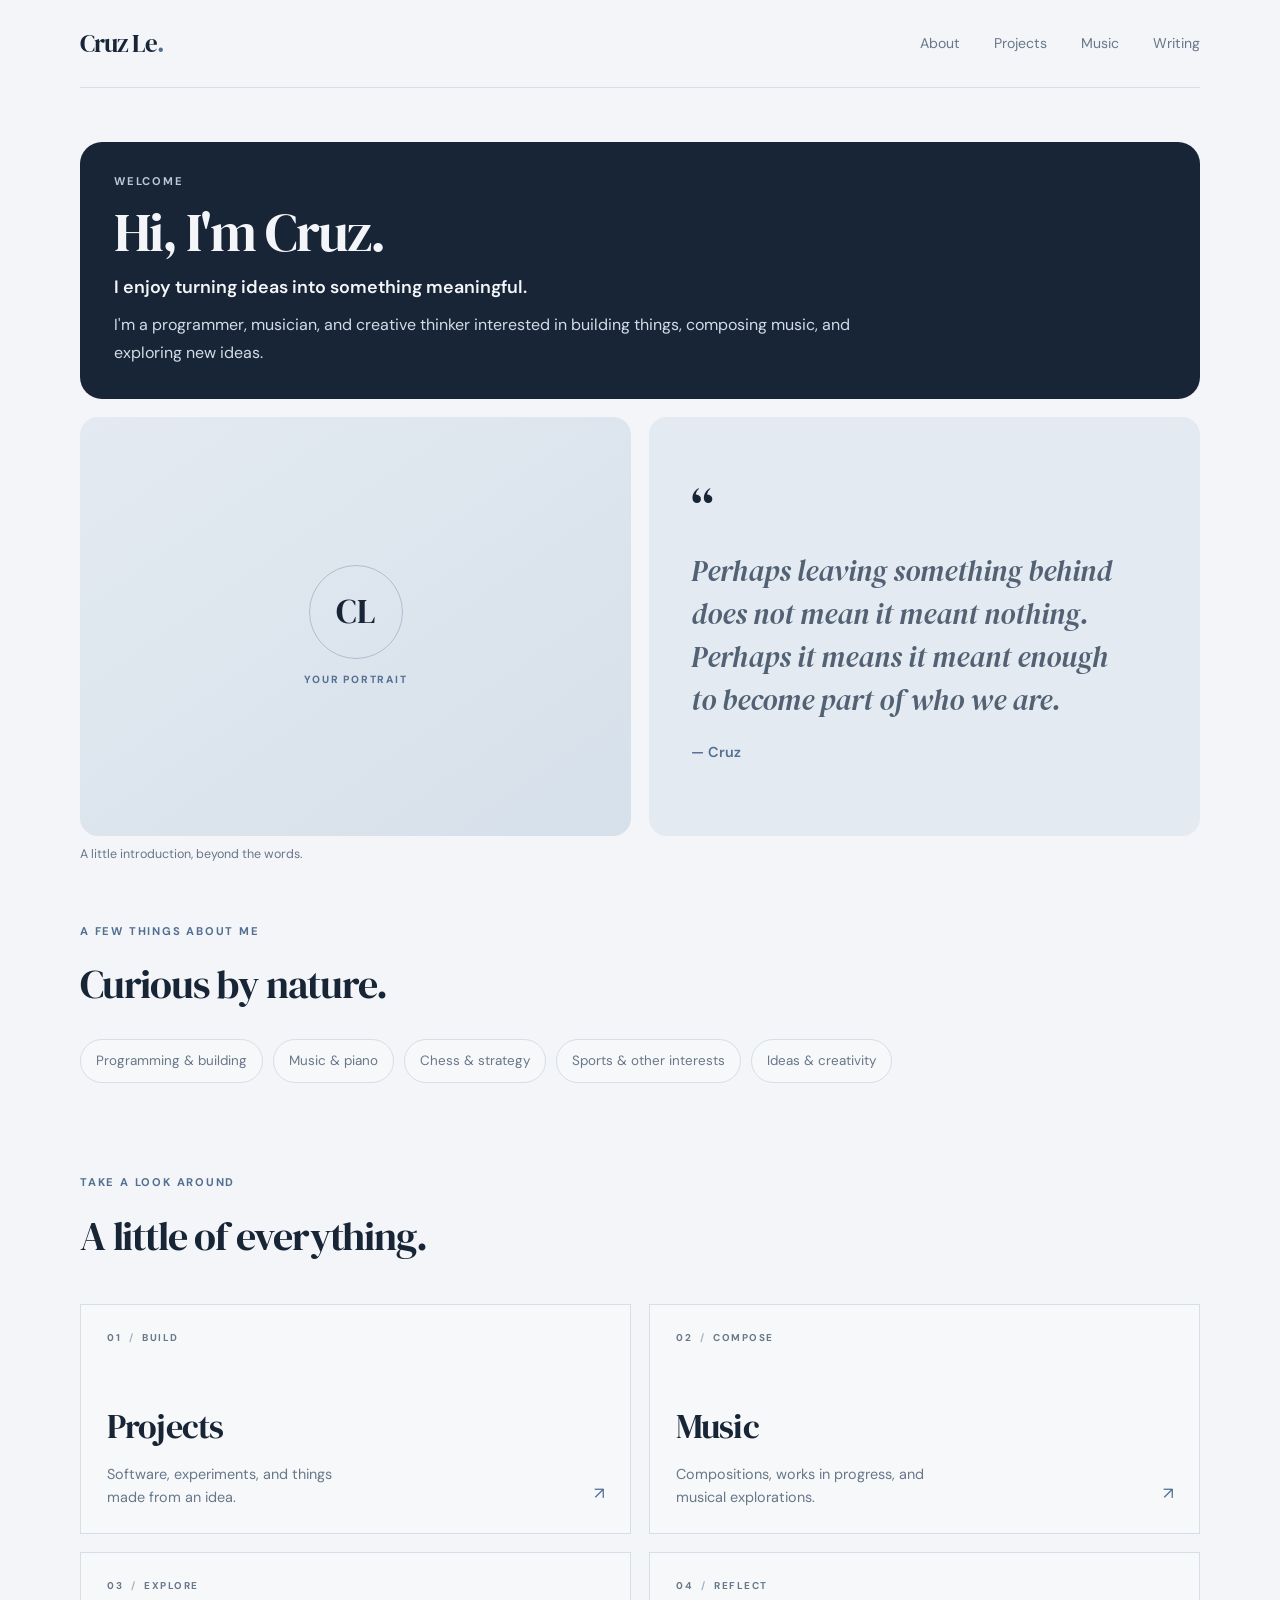
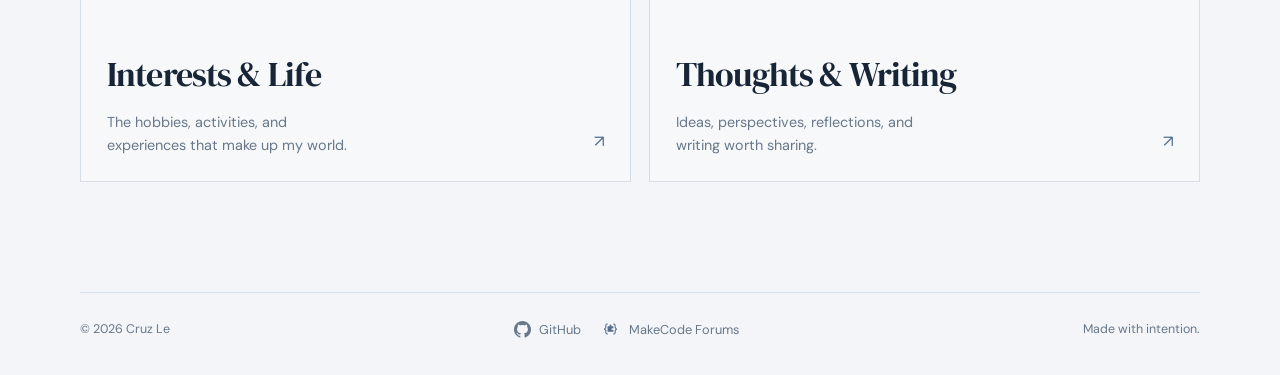
<file: index.html>
<!doctype html>
<html lang="en">
<head>
  <meta charset="utf-8">
  <meta name="viewport" content="width=device-width, initial-scale=1">
  <meta name="description" content="The personal website of Cruz Le — exploring programming, music, ideas, and more.">
  <meta name="theme-color" content="#f3f5f8">
  <title>Cruz Le — Home</title>
  <link rel="preconnect" href="https://fonts.googleapis.com">
  <link rel="preconnect" href="https://fonts.gstatic.com" crossorigin>
  <link href="https://fonts.googleapis.com/css2?family=DM+Sans:wght@400;500;600;700&family=DM+Serif+Display&display=swap" rel="stylesheet">
  <link rel="stylesheet" href="./assets/css/style.css">
  <script src="./assets/js/main.js" defer></script>
</head>
<body data-root="./" data-page="home">
  <header class="site-header">
    <a class="wordmark" href="./" aria-label="Cruz Le home">Cruz Le<span>.</span></a>
    <button class="menu-toggle" type="button" aria-expanded="false" aria-controls="site-nav">Menu</button>
    <nav class="site-nav" id="site-nav" aria-label="Main navigation">
      <a href="./about/">About</a><a href="./projects/">Projects</a><a href="./music/">Music</a><a href="./writing/">Writing</a>
    </nav>
  </header>
  <main class="home-main">
    <section class="welcome-panel" aria-labelledby="welcome-title">
      <p class="eyebrow">WELCOME</p>
      <h1 id="welcome-title">Hi, I'm Cruz.</h1>
      <p class="welcome-lead">I enjoy turning ideas into something meaningful.</p>
      <p class="welcome-copy">I'm a programmer, musician, and creative thinker interested in building things, composing music, and exploring new ideas.</p>
    </section>

    <section class="personal-panels" aria-label="A portrait and a personal thought">
      <figure class="portrait-panel">
        <div class="portrait-placeholder" role="img" aria-label="Placeholder for a portrait photograph">
          <span class="portrait-mark" aria-hidden="true">CL</span>
          <span class="portrait-placeholder-label">YOUR PORTRAIT</span>
        </div>
        <figcaption>A little introduction, beyond the words.</figcaption>
      </figure>
      <blockquote class="quote-panel">
        <span class="quote-mark" aria-hidden="true">“</span>
        <p class="quote-placeholder">Perhaps leaving something behind does not mean it meant nothing. 
          Perhaps it means it meant enough to become part of who we are. </p>
        <footer>— Cruz</footer>
      </blockquote>
    </section>

    <section class="interests-section">
      <div class="section-heading">
        <p class="eyebrow">A FEW THINGS ABOUT ME</p>
        <h2>Curious by nature.</h2>
      </div>
      <div class="interest-list">
        <span>Programming & building</span>
        <span>Music & piano</span>
        <span>Chess & strategy</span>
        <span>Sports & other interests</span>
        <span>Ideas & creativity</span>
      </div>
    </section>

    <section class="feature-section">
      <div class="section-heading"><p class="eyebrow">TAKE A LOOK AROUND</p><h2>A little of everything.</h2></div>
      <div class="feature-grid">
        <a class="feature-card" href="./projects/"><span class="card-index">01 <span>/</span> BUILD</span><div class="card-content"><h3>Projects</h3><p>Software, experiments, and things made from an idea.</p></div><span class="card-arrow" aria-hidden="true">↗</span></a>
        <a class="feature-card" href="./music/"><span class="card-index">02 <span>/</span> COMPOSE</span><div class="card-content"><h3>Music</h3><p>Compositions, works in progress, and musical explorations.</p></div><span class="card-arrow" aria-hidden="true">↗</span></a>
        <a class="feature-card" href="./about/"><span class="card-index">03 <span>/</span> EXPLORE</span><div class="card-content"><h3>Interests & Life</h3><p>The hobbies, activities, and experiences that make up my world.</p></div><span class="card-arrow" aria-hidden="true">↗</span></a>
        <a class="feature-card" href="./writing/"><span class="card-index">04 <span>/</span> REFLECT</span><div class="card-content"><h3>Thoughts & Writing</h3><p>Ideas, perspectives, reflections, and writing worth sharing.</p></div><span class="card-arrow" aria-hidden="true">↗</span></a>
      </div>
    </section>
  </main>
  <footer class="site-footer"><span>© <span data-year></span> Cruz Le</span><nav class="social-links" aria-label="Social links" data-social-links><a href="https://github.com/CrzLe0723" target="_blank" rel="noopener noreferrer" aria-label="GitHub"><svg viewBox="0 0 24 24" aria-hidden="true" focusable="false"><path d="M12 0C5.37 0 0 5.37 0 12c0 5.3 3.438 9.8 8.205 11.387.6.11.82-.26.82-.577 0-.285-.01-1.04-.015-2.04-3.338.724-4.042-1.61-4.042-1.61-.546-1.387-1.333-1.756-1.333-1.756-1.09-.745.083-.73.083-.73 1.205.085 1.84 1.237 1.84 1.237 1.07 1.835 2.807 1.305 3.492.997.108-.775.418-1.305.762-1.605-2.665-.3-5.467-1.333-5.467-5.93 0-1.31.467-2.38 1.235-3.22-.124-.303-.535-1.523.117-3.176 0 0 1.008-.322 3.3 1.23.957-.266 1.98-.4 3-.405 1.02.005 2.043.14 3 .405 2.29-1.552 3.297-1.23 3.297-1.23.653 1.653.242 2.873.12 3.176.77.84 1.233 1.91 1.233 3.22 0 4.61-2.807 5.625-5.48 5.92.43.37.823 1.102.823 2.222 0 1.606-.015 2.9-.015 3.293 0 .32.216.694.825.576C20.565 21.796 24 17.297 24 12c0-6.63-5.373-12-12-12z"/></svg><span>GitHub</span></a></nav><span>Made with intention.</span></footer>
</body>
</html>
</file>
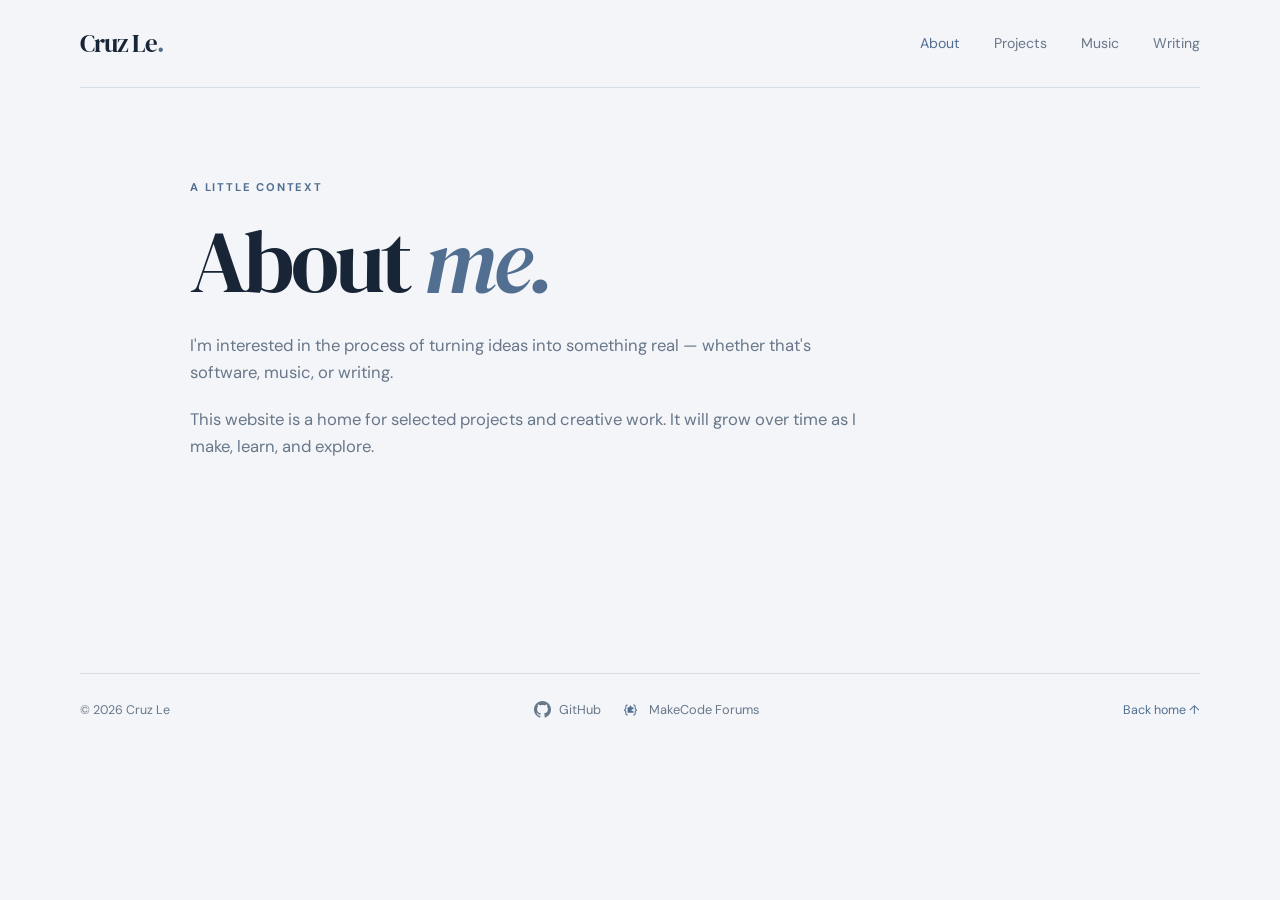
<file: about/index.html>
<!doctype html>
<html lang="en">
<head>
  <meta charset="utf-8"><meta name="viewport" content="width=device-width, initial-scale=1">
  <meta name="description" content="About Cruz Le."><meta name="theme-color" content="#f3f5f8">
  <title>About — Cruz Le</title>
  <link rel="preconnect" href="https://fonts.googleapis.com"><link rel="preconnect" href="https://fonts.gstatic.com" crossorigin>
  <link href="https://fonts.googleapis.com/css2?family=DM+Sans:wght@400;500;600;700&family=DM+Serif+Display&display=swap" rel="stylesheet">
  <link rel="stylesheet" href="../assets/css/style.css"><script src="../assets/js/main.js" defer></script>
</head>
<body data-root="../" data-page="about">
  <header class="site-header"><a class="wordmark" href="../">Cruz Le<span>.</span></a><button class="menu-toggle" type="button" aria-expanded="false" aria-controls="site-nav">Menu</button>
    <nav class="site-nav" id="site-nav" aria-label="Main navigation"><a href="./" aria-current="page">About</a><a href="../projects/">Projects</a><a href="../music/">Music</a><a href="../writing/">Writing</a></nav>
  </header>
  <main class="page-main"><p class="eyebrow">A LITTLE CONTEXT</p><h1 class="page-title">About <em>me.</em></h1>
    <div class="prose" id="page-content"><p class="loading">Content is loading…</p></div>
  </main>
  <footer class="site-footer"><span>© <span data-year></span> Cruz Le</span><nav class="social-links" aria-label="Social links" data-social-links><a href="https://github.com/CrzLe0723" target="_blank" rel="noopener noreferrer" aria-label="GitHub"><svg viewBox="0 0 24 24" aria-hidden="true" focusable="false"><path d="M12 0C5.37 0 0 5.37 0 12c0 5.3 3.438 9.8 8.205 11.387.6.11.82-.26.82-.577 0-.285-.01-1.04-.015-2.04-3.338.724-4.042-1.61-4.042-1.61-.546-1.387-1.333-1.756-1.333-1.756-1.09-.745.083-.73.083-.73 1.205.085 1.84 1.237 1.84 1.237 1.07 1.835 2.807 1.305 3.492.997.108-.775.418-1.305.762-1.605-2.665-.3-5.467-1.333-5.467-5.93 0-1.31.467-2.38 1.235-3.22-.124-.303-.535-1.523.117-3.176 0 0 1.008-.322 3.3 1.23.957-.266 1.98-.4 3-.405 1.02.005 2.043.14 3 .405 2.29-1.552 3.297-1.23 3.297-1.23.653 1.653.242 2.873.12 3.176.77.84 1.233 1.91 1.233 3.22 0 4.61-2.807 5.625-5.48 5.92.43.37.823 1.102.823 2.222 0 1.606-.015 2.9-.015 3.293 0 .32.216.694.825.576C20.565 21.796 24 17.297 24 12c0-6.63-5.373-12-12-12z"/></svg><span>GitHub</span></a></nav><a href="../">Back home ↑</a></footer>
</body>
</html>
</file>
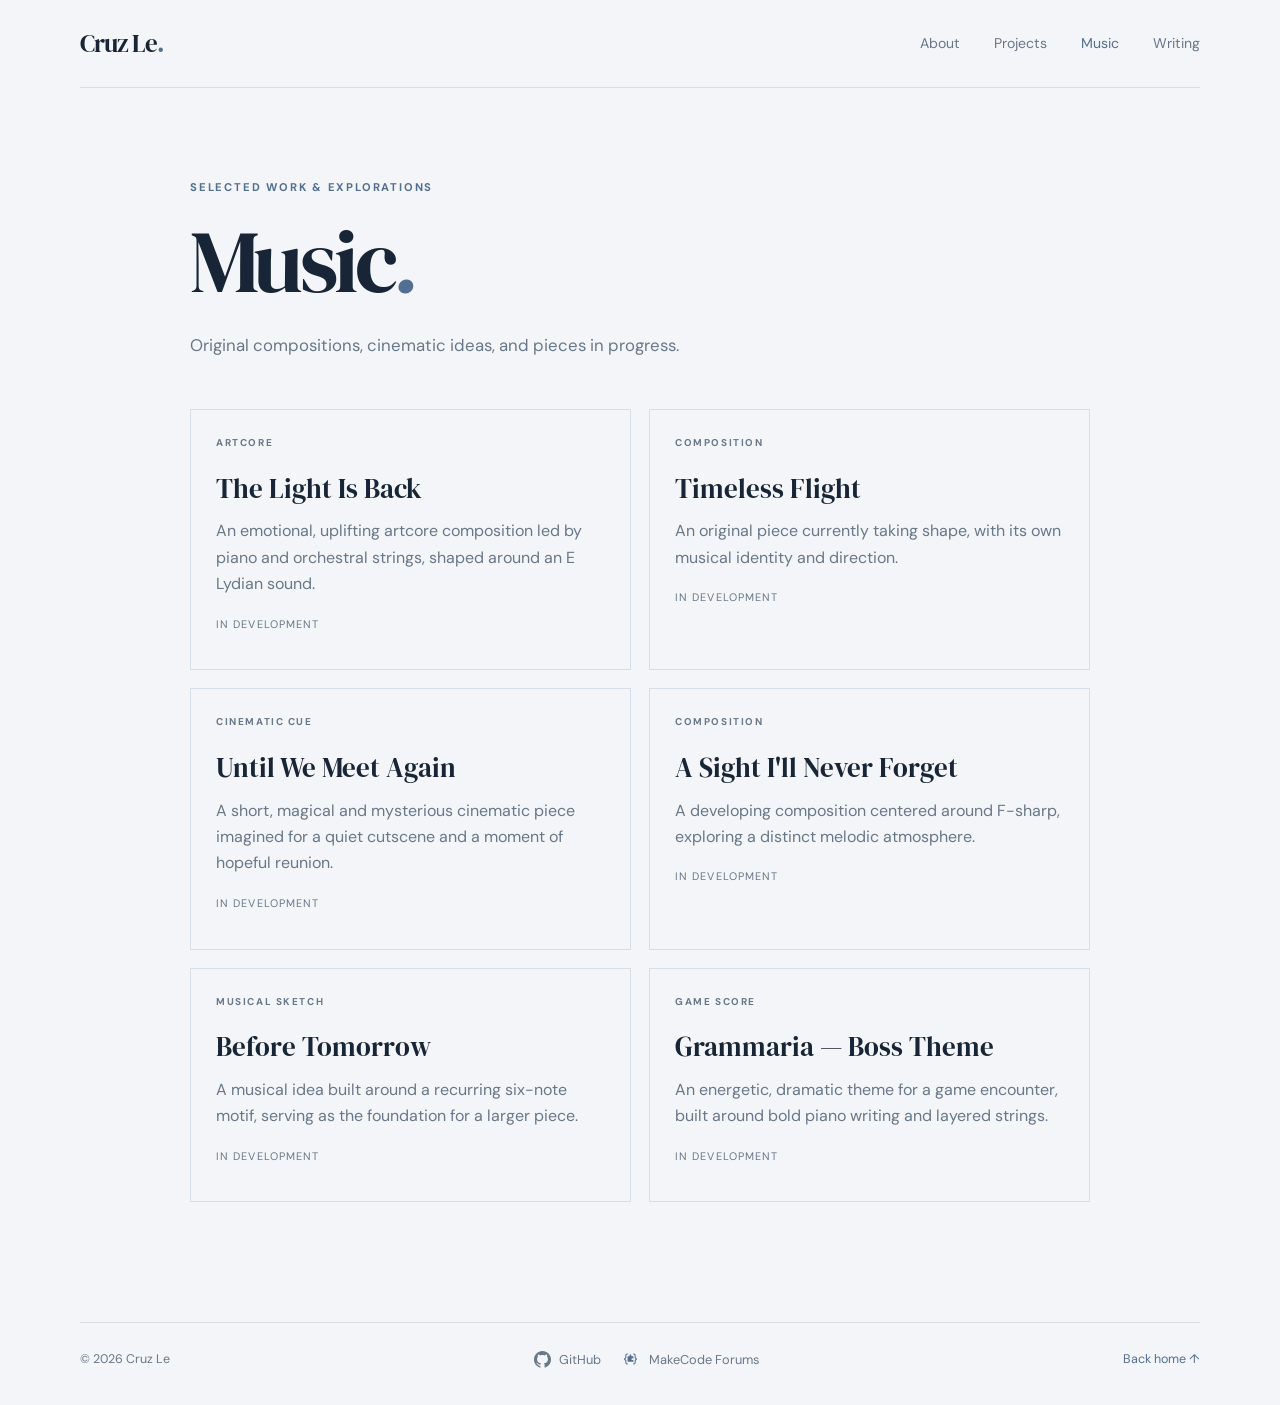
<file: music/index.html>
<!doctype html>
<html lang="en">
<head>
  <meta charset="utf-8"><meta name="viewport" content="width=device-width, initial-scale=1">
  <meta name="description" content="Music by Cruz Le."><meta name="theme-color" content="#f3f5f8">
  <title>Music — Cruz Le</title>
  <link rel="preconnect" href="https://fonts.googleapis.com"><link rel="preconnect" href="https://fonts.gstatic.com" crossorigin>
  <link href="https://fonts.googleapis.com/css2?family=DM+Sans:wght@400;500;600;700&family=DM+Serif+Display&display=swap" rel="stylesheet">
  <link rel="stylesheet" href="../assets/css/style.css"><script src="../assets/js/main.js" defer></script>
</head>
<body data-root="../" data-page="music">
  <header class="site-header"><a class="wordmark" href="../">Cruz Le<span>.</span></a><button class="menu-toggle" type="button" aria-expanded="false" aria-controls="site-nav">Menu</button>
    <nav class="site-nav" id="site-nav" aria-label="Main navigation"><a href="../about/">About</a><a href="../projects/" >Projects</a><a href="../music/" aria-current="page">Music</a><a href="../writing/" >Writing</a></nav>
  </header>
  <main class="page-main"><p class="eyebrow">SELECTED WORK & EXPLORATIONS</p><h1 class="page-title">Music<em>.</em></h1>
    <p class="page-intro">Original compositions, cinematic ideas, and pieces in progress.</p>
    <div class="content-grid" id="content-list"><p class="loading">Content is loading…</p></div>
  </main>
  <footer class="site-footer"><span>© <span data-year></span> Cruz Le</span><nav class="social-links" aria-label="Social links" data-social-links><a href="https://github.com/CrzLe0723" target="_blank" rel="noopener noreferrer" aria-label="GitHub"><svg viewBox="0 0 24 24" aria-hidden="true" focusable="false"><path d="M12 0C5.37 0 0 5.37 0 12c0 5.3 3.438 9.8 8.205 11.387.6.11.82-.26.82-.577 0-.285-.01-1.04-.015-2.04-3.338.724-4.042-1.61-4.042-1.61-.546-1.387-1.333-1.756-1.333-1.756-1.09-.745.083-.73.083-.73 1.205.085 1.84 1.237 1.84 1.237 1.07 1.835 2.807 1.305 3.492.997.108-.775.418-1.305.762-1.605-2.665-.3-5.467-1.333-5.467-5.93 0-1.31.467-2.38 1.235-3.22-.124-.303-.535-1.523.117-3.176 0 0 1.008-.322 3.3 1.23.957-.266 1.98-.4 3-.405 1.02.005 2.043.14 3 .405 2.29-1.552 3.297-1.23 3.297-1.23.653 1.653.242 2.873.12 3.176.77.84 1.233 1.91 1.233 3.22 0 4.61-2.807 5.625-5.48 5.92.43.37.823 1.102.823 2.222 0 1.606-.015 2.9-.015 3.293 0 .32.216.694.825.576C20.565 21.796 24 17.297 24 12c0-6.63-5.373-12-12-12z"/></svg><span>GitHub</span></a></nav><a href="../">Back home ↑</a></footer>
</body>
</html>
</file>
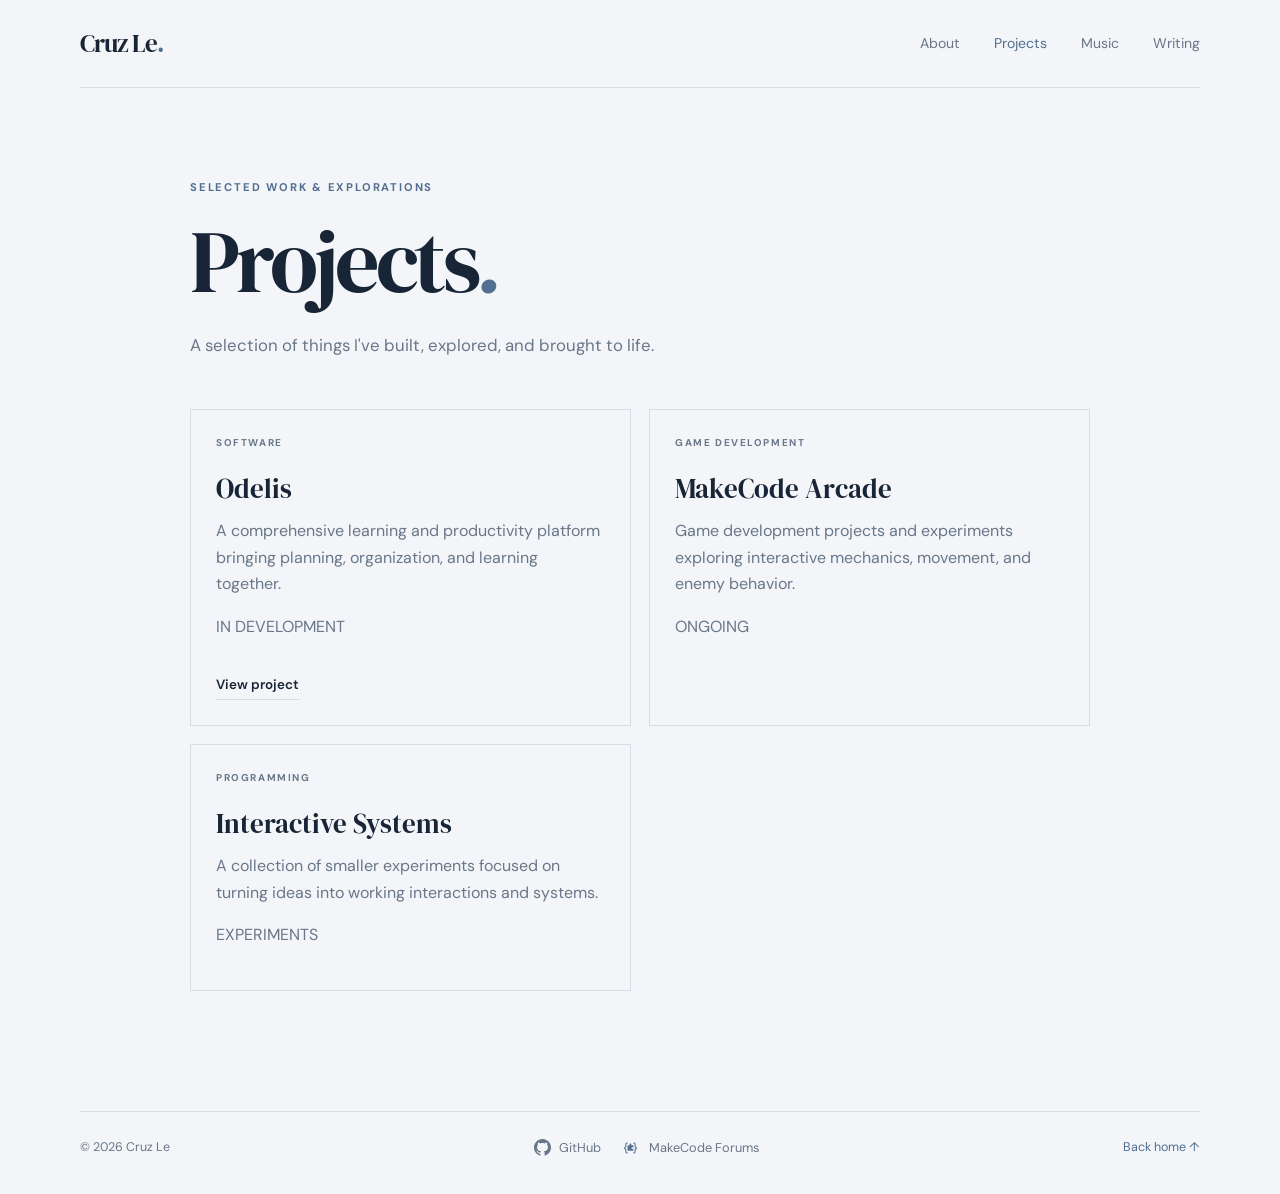
<file: projects/index.html>
<!doctype html>
<html lang="en">
<head>
  <meta charset="utf-8"><meta name="viewport" content="width=device-width, initial-scale=1">
  <meta name="description" content="Projects by Cruz Le."><meta name="theme-color" content="#f3f5f8">
  <title>Projects — Cruz Le</title>
  <link rel="preconnect" href="https://fonts.googleapis.com"><link rel="preconnect" href="https://fonts.gstatic.com" crossorigin>
  <link href="https://fonts.googleapis.com/css2?family=DM+Sans:wght@400;500;600;700&family=DM+Serif+Display&display=swap" rel="stylesheet">
  <link rel="stylesheet" href="../assets/css/style.css"><script src="../assets/js/main.js" defer></script>
</head>
<body data-root="../" data-page="projects">
  <header class="site-header"><a class="wordmark" href="../">Cruz Le<span>.</span></a><button class="menu-toggle" type="button" aria-expanded="false" aria-controls="site-nav">Menu</button>
    <nav class="site-nav" id="site-nav" aria-label="Main navigation"><a href="../about/">About</a><a href="../projects/" aria-current="page">Projects</a><a href="../music/" >Music</a><a href="../writing/" >Writing</a></nav>
  </header>
  <main class="page-main"><p class="eyebrow">SELECTED WORK & EXPLORATIONS</p><h1 class="page-title">Projects<em>.</em></h1>
    <p class="page-intro">A selection of things I've built, explored, and brought to life.</p>
    <div class="content-grid" id="content-list"><p class="loading">Content is loading…</p></div>
  </main>
  <footer class="site-footer"><span>© <span data-year></span> Cruz Le</span><nav class="social-links" aria-label="Social links" data-social-links><a href="https://github.com/CrzLe0723" target="_blank" rel="noopener noreferrer" aria-label="GitHub"><svg viewBox="0 0 24 24" aria-hidden="true" focusable="false"><path d="M12 0C5.37 0 0 5.37 0 12c0 5.3 3.438 9.8 8.205 11.387.6.11.82-.26.82-.577 0-.285-.01-1.04-.015-2.04-3.338.724-4.042-1.61-4.042-1.61-.546-1.387-1.333-1.756-1.333-1.756-1.09-.745.083-.73.083-.73 1.205.085 1.84 1.237 1.84 1.237 1.07 1.835 2.807 1.305 3.492.997.108-.775.418-1.305.762-1.605-2.665-.3-5.467-1.333-5.467-5.93 0-1.31.467-2.38 1.235-3.22-.124-.303-.535-1.523.117-3.176 0 0 1.008-.322 3.3 1.23.957-.266 1.98-.4 3-.405 1.02.005 2.043.14 3 .405 2.29-1.552 3.297-1.23 3.297-1.23.653 1.653.242 2.873.12 3.176.77.84 1.233 1.91 1.233 3.22 0 4.61-2.807 5.625-5.48 5.92.43.37.823 1.102.823 2.222 0 1.606-.015 2.9-.015 3.293 0 .32.216.694.825.576C20.565 21.796 24 17.297 24 12c0-6.63-5.373-12-12-12z"/></svg><span>GitHub</span></a></nav><a href="../">Back home ↑</a></footer>
</body>
</html>
</file>
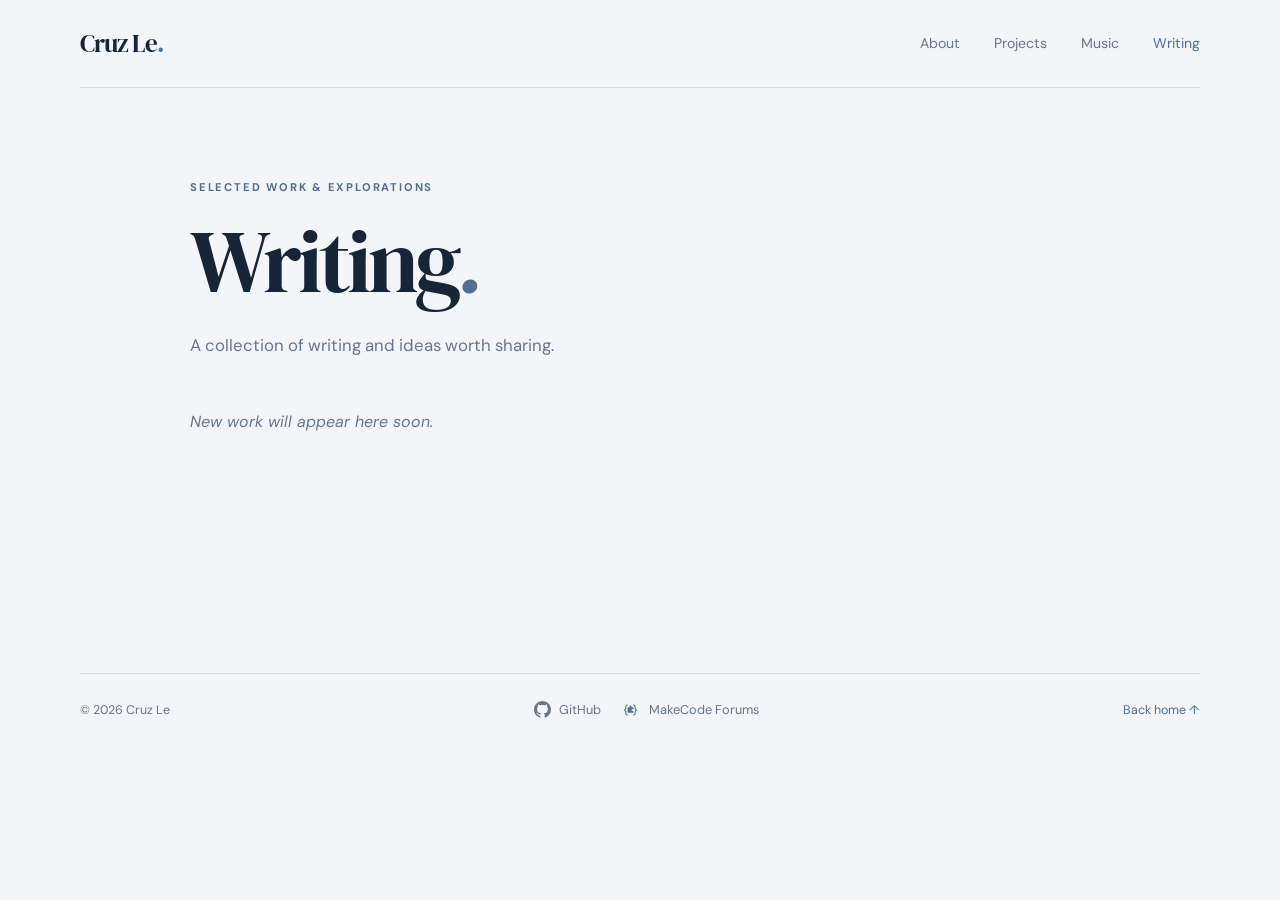
<file: writing/index.html>
<!doctype html>
<html lang="en">
<head>
  <meta charset="utf-8"><meta name="viewport" content="width=device-width, initial-scale=1">
  <meta name="description" content="Writing by Cruz Le."><meta name="theme-color" content="#f3f5f8">
  <title>Writing — Cruz Le</title>
  <link rel="preconnect" href="https://fonts.googleapis.com"><link rel="preconnect" href="https://fonts.gstatic.com" crossorigin>
  <link href="https://fonts.googleapis.com/css2?family=DM+Sans:wght@400;500;600;700&family=DM+Serif+Display&display=swap" rel="stylesheet">
  <link rel="stylesheet" href="../assets/css/style.css"><script src="../assets/js/main.js" defer></script>
</head>
<body data-root="../" data-page="writing">
  <header class="site-header"><a class="wordmark" href="../">Cruz Le<span>.</span></a><button class="menu-toggle" type="button" aria-expanded="false" aria-controls="site-nav">Menu</button>
    <nav class="site-nav" id="site-nav" aria-label="Main navigation"><a href="../about/">About</a><a href="../projects/" >Projects</a><a href="../music/" >Music</a><a href="../writing/" aria-current="page">Writing</a></nav>
  </header>
  <main class="page-main"><p class="eyebrow">SELECTED WORK & EXPLORATIONS</p><h1 class="page-title">Writing<em>.</em></h1>
    <p class="page-intro">A collection of writing and ideas worth sharing.</p>
    <div class="content-grid" id="content-list"><p class="loading">Content is loading…</p></div>
  </main>
  <footer class="site-footer"><span>© <span data-year></span> Cruz Le</span><nav class="social-links" aria-label="Social links" data-social-links><a href="https://github.com/CrzLe0723" target="_blank" rel="noopener noreferrer" aria-label="GitHub"><svg viewBox="0 0 24 24" aria-hidden="true" focusable="false"><path d="M12 0C5.37 0 0 5.37 0 12c0 5.3 3.438 9.8 8.205 11.387.6.11.82-.26.82-.577 0-.285-.01-1.04-.015-2.04-3.338.724-4.042-1.61-4.042-1.61-.546-1.387-1.333-1.756-1.333-1.756-1.09-.745.083-.73.083-.73 1.205.085 1.84 1.237 1.84 1.237 1.07 1.835 2.807 1.305 3.492.997.108-.775.418-1.305.762-1.605-2.665-.3-5.467-1.333-5.467-5.93 0-1.31.467-2.38 1.235-3.22-.124-.303-.535-1.523.117-3.176 0 0 1.008-.322 3.3 1.23.957-.266 1.98-.4 3-.405 1.02.005 2.043.14 3 .405 2.29-1.552 3.297-1.23 3.297-1.23.653 1.653.242 2.873.12 3.176.77.84 1.233 1.91 1.233 3.22 0 4.61-2.807 5.625-5.48 5.92.43.37.823 1.102.823 2.222 0 1.606-.015 2.9-.015 3.293 0 .32.216.694.825.576C20.565 21.796 24 17.297 24 12c0-6.63-5.373-12-12-12z"/></svg><span>GitHub</span></a></nav><a href="../">Back home ↑</a></footer>
</body>
</html>
</file>
<file: assets/css/style.css>
:root {
  --paper:#f3f5f8;
  --ink:#182536;
  --muted:#687789;
  --green:#526f91;
  --sage:#e3eaf1;
  --line:#d6dee7;
  --serif:"DM Serif Display",Georgia,serif;
  --sans:"DM Sans",Arial,sans-serif
}

* {
  box-sizing:border-box
}

html {
  scroll-behavior:smooth
}

body {
  margin:0;
  background:var(--paper);
  color:var(--ink);
  font-family:var(--sans);
  font-size:16px;
  line-height:1.65
}

a {
  color:inherit;
  text-decoration:none
}

.site-header {
  width:min(1120px,calc(100% - 64px));
  margin:auto;
  min-height:88px;
  display:flex;
  align-items:center;
  justify-content:space-between;
  border-bottom:1px solid var(--line)
}

.wordmark {
  font-family:var(--serif);
  font-size:1.55rem;
  letter-spacing:-.04em
}

.wordmark span {
  color:var(--green)
}

.site-nav {
  display:flex;
  gap:34px
}

.site-nav a {
  font-size:.88rem;
  color:var(--muted);
  transition:color .2s
}

.site-nav a:hover,.site-nav a[aria-current=page] {
  color:var(--green)
}

.menu-toggle {
  display:none;
  border:1px solid var(--line);
  background:transparent;
  padding:8px 13px;
  font:inherit
}

.hero {
  width:min(1120px,calc(100% - 64px));
  min-height:590px;
  margin:auto;
  padding:100px 0 88px;
  display:grid;
  grid-template-columns:minmax(0,1.35fr) minmax(270px,.65fr);
  align-items:center;
  gap:55px
}

.eyebrow,.card-index,.small-note {
  font-size:.7rem;
  font-weight:700;
  letter-spacing:.16em;
  color:var(--green)
}

.eyebrow-dot {
  display:inline-block;
  width:7px;
  height:7px;
  margin:0 8px 1px 0;
  border-radius:50%;
  background:var(--green)
}

h1,h2,h3,p {
  margin-top:0
}

.hero h1,.page-title {
  font-family:var(--serif);
  font-weight:400;
  letter-spacing:-.045em;
  line-height:1.08
}

.hero h1 {
  font-size:clamp(3.7rem,7.5vw,6.4rem);
  max-width:760px;
  margin:25px 0
}

.hero h1 em,.page-title em {
  color:var(--green);
  font-weight:400
}

.hero-copy {
  max-width:510px;
  color:var(--muted);
  font-size:1.05rem;
  margin-bottom:32px
}

.hero-actions {
  display:flex;
  align-items:center;
  gap:28px;
  flex-wrap:wrap
}

.text-link {
  display:inline-flex;
  gap:12px;
  align-items:center;
  color:var(--green);
  font-size:.9rem;
  font-weight:600;
  border-bottom:1px solid var(--green);
  padding-bottom:5px
}

.text-link span,.card-arrow {
  transition:transform .2s
}

.text-link:hover span {
  transform:translate(3px,-3px)
}

.quiet-link {
  font-size:.88rem;
  color:var(--muted);
  border-bottom:1px solid var(--line);
  padding-bottom:5px;
  transition:color .2s,border-color .2s
}

.quiet-link:hover {
  color:var(--ink);
  border-color:var(--muted)
}

.hero-aside {
  position:relative;
  max-width:360px;
  justify-self:end;
  width:100%;
  padding:24px 0 0
}

.orbit-art {
  position:relative;
  width:100%;
  aspect-ratio:1.35;
  margin:0 auto 24px;
  overflow:hidden
}

.orbit-ring {
  position:absolute;
  display:block;
  border:1px solid #c5d0dc;
  border-radius:50%;
  left:50%;
  top:50%;
  transform:translate(-50%,-50%)
}

.orbit-ring-one {
  width:75%;
  aspect-ratio:1
}

.orbit-ring-two {
  width:51%;
  aspect-ratio:1;
  border-color:#aebfd1
}

.orbit-core {
  position:absolute;
  left:50%;
  top:50%;
  width:17%;
  aspect-ratio:1;
  border-radius:50%;
  background:var(--green);
  transform:translate(-50%,-50%);
  box-shadow:0 0 0 12px rgba(82,111,145,.09),0 0 0 26px rgba(82,111,145,.045)
}

.orbit-cross {
  position:absolute;
  left:50%;
  top:50%;
  width:92%;
  height:1px;
  background:#c5d0dc;
  transform:translate(-50%,-50%) rotate(32deg)
}

.orbit-cross-two {
  transform:translate(-50%,-50%) rotate(-32deg)
}

.aside-details {
  border-top:1px solid var(--line);
  padding-top:18px
}

.aside-label {
  font-size:.64rem;
  font-weight:700;
  letter-spacing:.16em;
  color:var(--green);
  margin-bottom:13px
}

.aside-details ul {
  list-style:none;
  padding:0;
  margin:0
}

.aside-details li {
  font-size:.86rem;
  color:var(--muted);
  padding:7px 0;
  border-bottom:1px solid var(--line)
}

.aside-foot {
  font-family:var(--serif);
  font-size:1.12rem;
  color:var(--ink);
  margin:18px 0 0
}

.intro-strip {
  background:var(--sage);
  padding:25px max(32px,calc((100% - 1120px)/2));
  display:flex;
  align-items:center;
  justify-content:space-between;
  gap:24px
}

.intro-strip p {
  margin:0;
  font-family:var(--serif);
  font-size:1.35rem
}

.small-note {
  white-space:nowrap;
  font-size:.62rem
}

.feature-section {
  width:min(1120px,calc(100% - 64px));
  margin:105px auto 120px
}

.section-heading {
  margin-bottom:35px
}

.section-heading h2 {
  font-family:var(--serif);
  font-weight:400;
  font-size:2.5rem;
  letter-spacing:-.03em;
  margin:8px 0
}

.feature-grid {
  display:grid;
  grid-template-columns:repeat(3,1fr);
  gap:16px
}

.feature-card {
  position:relative;
  display:flex;
  flex-direction:column;
  justify-content:space-between;
  min-height:255px;
  padding:25px 26px 23px;
  border:1px solid var(--line);
  background:rgba(255,255,255,.24);
  transition:background .22s,border-color .22s,transform .22s,box-shadow .22s
}

.feature-card:before {
  content:"";
  position:absolute;
  top:-1px;
  left:25px;
  right:25px;
  height:2px;
  background:var(--green);
  transform:scaleX(0);
  transform-origin:left;
  transition:transform .22s
}

.feature-card:hover {
  background:#eaf0f5;
  border-color:#b8c7d7;
  transform:translateY(-4px);
  box-shadow:0 12px 30px rgba(24,37,54,.045)
}

.feature-card:hover:before {
  transform:scaleX(1)
}

.card-index {
  font-size:.62rem;
  color:var(--muted)
}

.card-index span {
  color:#a6b2c0;
  padding:0 4px
}

.card-content h3 {
  font-family:var(--serif);
  font-size:2.15rem;
  font-weight:400;
  letter-spacing:-.025em;
  margin:0 0 8px
}

.card-content p {
  max-width:260px;
  color:var(--muted);
  font-size:.9rem;
  margin:0
}

.card-arrow {
  position:absolute;
  right:25px;
  bottom:25px;
  color:var(--green);
  font-size:1.05rem
}

.feature-card:hover .card-arrow {
  transform:translate(3px,-3px)
}

.page-main {
  width:min(900px,calc(100% - 64px));
  min-height:65vh;
  margin:0 auto;
  padding:90px 0 120px
}

.page-title {
  font-size:clamp(3.5rem,8vw,5.5rem);
  margin:18px 0 22px
}

.page-intro {
  max-width:600px;
  color:var(--muted);
  font-size:1.05rem;
  margin-bottom:50px
}

.content-grid {
  display:grid;
  grid-template-columns:repeat(2,minmax(0,1fr));
  gap:18px
}

.content-card {
  padding:25px;
  border:1px solid var(--line);
  min-height:175px
}

.content-card .eyebrow {
  font-size:.62rem
}

.content-card h2 {
  font-family:var(--serif);
  font-size:1.7rem;
  font-weight:400;
  margin:15px 0 7px
}

.content-card p,.prose {
  color:var(--muted)
}

.prose {
  max-width:680px;
  font-size:1.04rem
}

.prose h2 {
  font-family:var(--serif);
  font-size:1.8rem;
  font-weight:400;
  color:var(--ink);
  margin-top:2.5rem
}

.prose p {
  margin-bottom:1.2rem
}

.loading {
  color:var(--muted);
  font-style:italic
}

.site-footer {
  width:min(1120px,calc(100% - 64px));
  margin:auto;
  padding:25px 0 35px;
  border-top:1px solid var(--line);
  display:flex;
  justify-content:space-between;
  gap:20px;
  color:var(--muted);
  font-size:.78rem
}

.site-footer a {
  color:var(--green)
}

@media(max-width:700px) {
  .site-header {
    width:calc(100% - 40px);
    min-height:72px;
    flex-wrap:wrap
  }

  .menu-toggle {
    display:block
  }

  .site-nav {
    display:none;
    width:100%;
    padding:0 0 18px;
    gap:18px;
    flex-wrap:wrap
  }

  .site-nav.is-open {
    display:flex
  }

  .hero {
    width:calc(100% - 40px);
    min-height:520px;
    padding:95px 0 70px
  }

  .hero-mark {
    width:105px;
    height:105px;
    right:4%;
    bottom:45px;
    opacity:.65
  }

  .hero-copy {
    max-width:390px
  }

  .intro-strip {
    padding:22px 20px;
    align-items:flex-start;
    flex-direction:column;
    gap:8px
  }

  .feature-section,.page-main,.site-footer {
    width:calc(100% - 40px)
  }

  .feature-section {
    margin:75px auto
  }

  .feature-grid,.content-grid {
    grid-template-columns:1fr
  }

  .feature-card {
    min-height:190px
  }

  .page-main {
    padding:70px 0 90px
  }

  .site-footer {
    flex-direction:column;
    gap:5px
  }

}

@media(prefers-reduced-motion:reduce) {
  html {
    scroll-behavior:auto
  }

  *,*:before,*:after {
    transition:none!important
  }

}

@media(max-width:700px) {
  .site-header {
    width:calc(100% - 40px);
    min-height:72px;
    flex-wrap:wrap
  }

  .menu-toggle {
    display:block
  }

  .site-nav {
    display:none;
    width:100%;
    padding:0 0 18px;
    gap:18px;
    flex-wrap:wrap
  }

  .site-nav.is-open {
    display:flex
  }

  .hero {
    width:calc(100% - 40px);
    min-height:0;
    padding:78px 0 65px;
    grid-template-columns:1fr;
    gap:48px
  }

  .hero h1 {
    font-size:clamp(3.45rem,13vw,5rem)
  }

  .hero-aside {
    justify-self:stretch;
    max-width:none;
    padding:0;
    display:grid;
    grid-template-columns:minmax(120px,.8fr) minmax(0,1.2fr);
    align-items:center;
    gap:24px
  }

  .orbit-art {
    margin:0
  }

  .aside-details {
    padding-top:13px
  }

  .aside-details li {
    font-size:.8rem
  }

  .hero-actions {
    gap:18px
  }

  .intro-strip {
    padding:22px 20px;
    align-items:flex-start;
    flex-direction:column;
    gap:8px
  }

  .feature-section,.page-main,.site-footer {
    width:calc(100% - 40px)
  }

  .feature-section {
    margin:75px auto
  }

  .feature-grid,.content-grid {
    grid-template-columns:1fr
  }

  .feature-card {
    min-height:205px
  }

  .page-main {
    padding:70px 0 90px
  }

  .site-footer {
    flex-direction:column;
    gap:5px
  }

}

.site-footer {
  align-items: center;
  flex-wrap: wrap;
}

.social-links {
  display: flex;
  align-items: center;
  gap: 18px;
}

.social-links a {
  display: inline-flex;
  align-items: center;
  gap: 8px;
  color: var(--muted);
  font-size: .8rem;
  transition: color .2s;
}

.social-links a:hover {
  color: var(--green);
}

.social-links svg {
  display: block;
  width: 17px;
  height: 17px;
  fill: currentColor;
}

@media(max-width:700px) {
  .social-links {
    order: 3;
    width: 100%;
    padding-top: 8px;
  }
}

.content-status {
  margin-top:18px;
  font-size:.68rem;
  letter-spacing:.1em;
  text-transform:uppercase;
  color:var(--muted);
}

.project-link {
  display:inline-block;
  margin-top:18px;
  color:var(--blue);
  font-size:.84rem;
  font-weight:600;
  text-decoration:none;
  border-bottom:1px solid var(--line);
  padding-bottom:3px;
}

.project-link:hover {
  border-color:var(--blue);
}



/* Homepage refresh */
.hero {
  min-height: 620px;
  padding-top: 90px;
  padding-bottom: 90px;
}

.hero h1 {
  max-width: 650px;
  font-size: clamp(4.4rem, 9vw, 7.2rem);
}

.hero-copy {
  max-width: 550px;
  line-height: 1.8;
}

.hero-aside {
  max-width: 390px;
}

.aside-details li {
  line-height: 1.55;
}

.intro-strip p {
  max-width: 760px;
}

.feature-grid {
  grid-template-columns: repeat(2, minmax(0, 1fr));
  gap: 18px;
}

.feature-card {
  min-height: 230px;
}

@media (max-width: 700px) {
  .hero {
    min-height: 0;
    padding-top: 78px;
    padding-bottom: 65px;
  }

  .hero h1 {
    font-size: clamp(4rem, 16vw, 5.5rem);
  }

  .feature-grid {
    grid-template-columns: 1fr;
  }

  .feature-card {
    min-height: 205px;
  }
}


/* Homepage: welcome first, personal panels second */
.home-main {
  width: min(1120px, calc(100% - 64px));
  margin: 0 auto;
}

.welcome-panel {
  margin: 54px 0 18px;
  padding: 30px 34px 32px;
  border-radius: 22px;
  background: var(--ink);
  color: #f3f5f8;
}

.welcome-panel .eyebrow {
  color: #b9c8d8;
  margin-bottom: 12px;
}

.welcome-panel h1 {
  margin: 0 0 10px;
  font-family: var(--serif);
  font-size: clamp(2.4rem, 5vw, 3.4rem);
  font-weight: 400;
  letter-spacing: -.035em;
  line-height: 1.12;
}

.welcome-lead {
  margin: 0 0 8px;
  font-size: 1.12rem;
  font-weight: 600;
  color: #f3f5f8;
}

.welcome-copy {
  max-width: 800px;
  margin: 0;
  color: #d3dce6;
  line-height: 1.75;
}

.personal-panels {
  display: grid;
  grid-template-columns: 1fr 1fr;
  gap: 18px;
  align-items: stretch;
}

.portrait-panel {
  margin: 0;
  min-width: 0;
}

.portrait-placeholder {
  min-height: 390px;
  height: 100%;
  border-radius: 18px;
  background: linear-gradient(145deg, #e3eaf1, #d6e0ea);
  display: flex;
  flex-direction: column;
  align-items: center;
  justify-content: center;
  gap: 12px;
  color: var(--green);
}

.portrait-mark {
  width: 94px;
  height: 94px;
  display: grid;
  place-items: center;
  border: 1px solid #aebfd1;
  border-radius: 50%;
  font-family: var(--serif);
  font-size: 2.1rem;
  color: var(--ink);
}

.portrait-placeholder-label {
  font-size: .65rem;
  font-weight: 700;
  letter-spacing: .17em;
}

.portrait-panel figcaption {
  padding-top: 8px;
  color: var(--muted);
  font-size: .78rem;
}

.quote-panel {
  margin: 0;
  min-height: 390px;
  padding: 42px;
  border-radius: 18px;
  background: var(--sage);
  display: flex;
  flex-direction: column;
  justify-content: center;
}

.quote-mark {
  color: var(--ink);
  font-family: var(--serif);
  font-size: 3.4rem;
  line-height: .8;
}

.quote-placeholder {
  max-width: 440px;
  margin: 18px 0;
  color: #526174;
  font-family: var(--serif);
  font-size: clamp(1.25rem, 2.4vw, 1.8rem);
  font-style: italic;
  line-height: 1.5;
}

.quote-panel footer {
  color: var(--green);
  font-size: .9rem;
  font-weight: 600;
}

.interests-section {
  margin: 86px 0 0;
}

.interests-section .section-heading {
  margin-bottom: 22px;
}

.interest-list {
  display: flex;
  flex-wrap: wrap;
  gap: 10px;
}

.interest-list span {
  padding: 10px 15px;
  border: 1px solid var(--line);
  border-radius: 999px;
  color: var(--muted);
  font-size: .84rem;
  background: rgba(255,255,255,.3);
}

.home-main .feature-section {
  width: 100%;
  margin: 90px auto 110px;
}

@media (max-width: 700px) {
  .home-main {
    width: calc(100% - 40px);
  }

  .welcome-panel {
    margin-top: 34px;
    padding: 25px 23px 27px;
    border-radius: 17px;
  }

  .welcome-panel h1 {
    font-size: 2.65rem;
  }

  .welcome-lead {
    font-size: 1rem;
  }

  .welcome-copy {
    font-size: .92rem;
  }

  .personal-panels {
    grid-template-columns: 1fr;
    gap: 14px;
  }

  .portrait-placeholder {
    min-height: 330px;
  }

  .quote-panel {
    min-height: 250px;
    padding: 30px;
  }

  .interests-section {
    margin-top: 66px;
  }

  .home-main .feature-section {
    margin: 70px auto 85px;
  }
}


.social-icon-image {
  display: block;
  width: 22px;
  height: 22px;
  object-fit: contain;
  border-radius: 3px;
}
</file>
